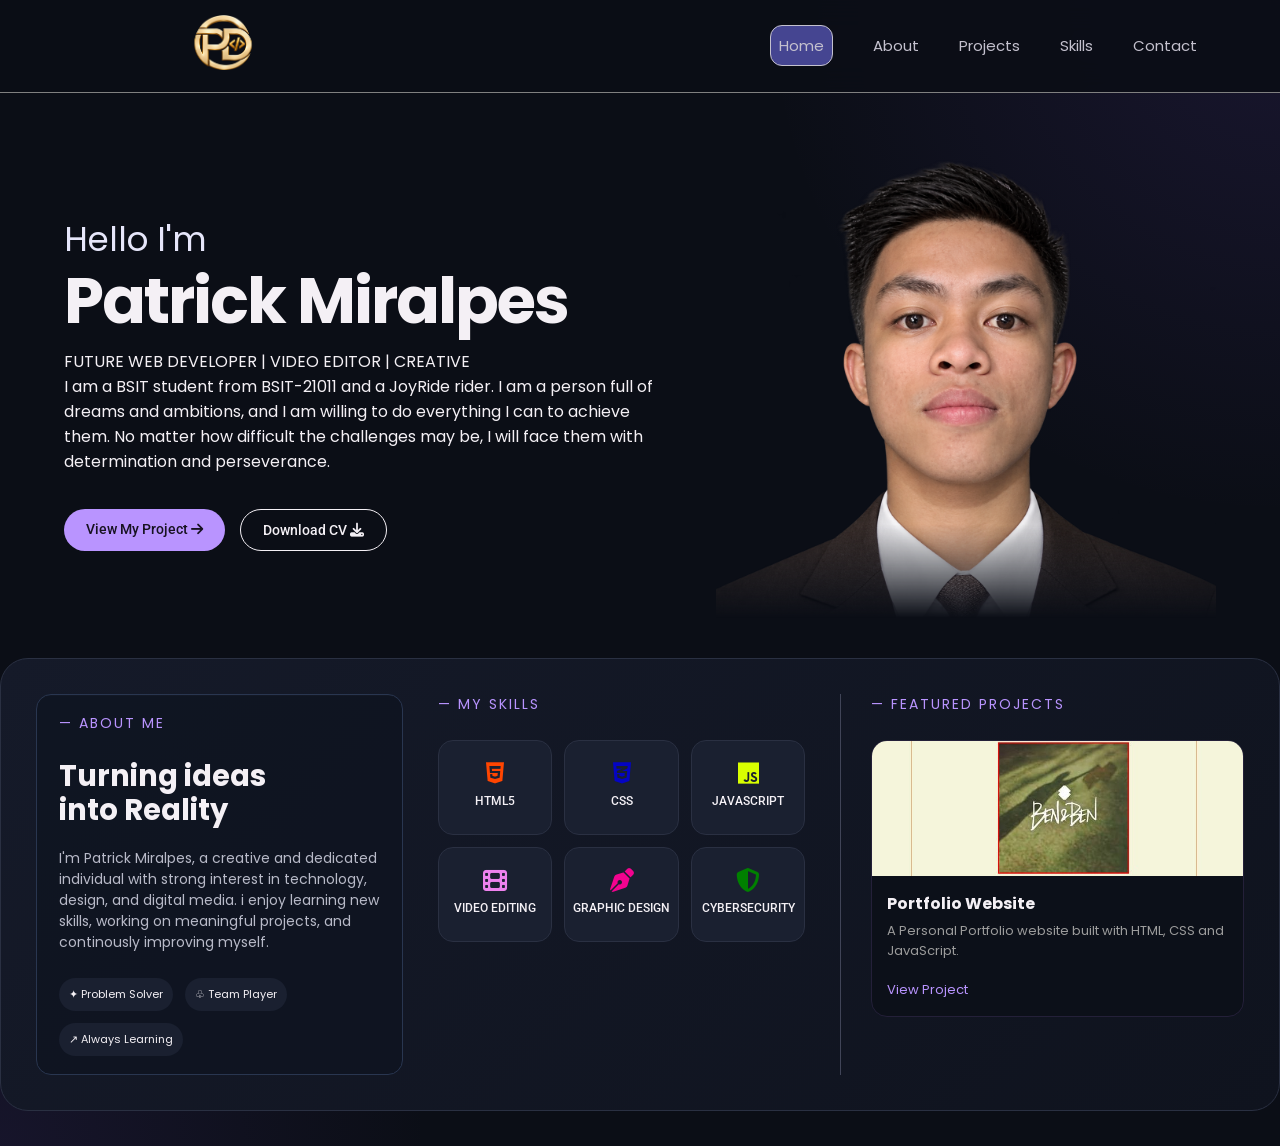
<file: index.html>
<!DOCTYPE html>
<html lang="en">
<head>
    <meta charset="UTF-8">
    <meta name="viewport" content="width=device-width, initial-scale=1.0">
    <link rel="stylesheet" href="style.css">
     <link rel="stylesheet" href="https://cdnjs.cloudflare.com/ajax/libs/font-awesome/6.7.2/css/all.min.css">
     <link href="https://fonts.googleapis.com/css2?family=Poppins:wght@300;400;500;600;700;800&display=swap"

          rel="stylesheet">
          <script src="js.js" defer></script>
    
    <title>My Portfolio</title>
</head>
<body>
    <header class="navs">
        <a href="index.html" class="logo" > 

            <img src="pd.png" alt="logo" >
           
        </a>
        
        <nav class="navii">
            <a href="index.html" class="active" >Home</a>
            <a href="about.html">About</a>
            <a href="project.html">Projects</a>
            <a href="skills.html" >Skills</a>
            <a href="#contact">Contact</a>
        </nav>




    </header>

   
        <section class="home " id="cnt">

            <div class="contxt pop-in">
                <p class="una">Hello I'm</p>
                <h1>Patrick <span> Miralpes </span></h1>
                <p class="rol">
                    FUTURE WEB DEVELOPER <span>|</span>
                    VIDEO EDITOR <span>|</span>
                    CREATIVE 
                </p>
                <div class="sline"></div>
                <p class="txt">
                    I am a BSIT student from BSIT-21011 and a JoyRide rider. I am a person full of dreams and ambitions, and I am willing to do everything I can to achieve them. No matter how difficult the challenges may be, I will face them with determination and perseverance.
                </p>
           

            <div class="vpro">
                <a href="" class="vmp">
                    View My Project 
                     <i class="fa-solid fa-arrow-right"></i>
                </a>
                <a href="" class="cv" download>
                    
                     Download CV 
                     <i class="fa-solid fa-download"></i>
                </a>

            </div>
    </div>

        <div class="mypic pop-in">
            <div class="bg">
                <img src="my pic.png" alt="My Avatar" class="mprf">
                
                
            </div>
        </div>
</section>
        <section class="panel pop-in">
            <div class="card pop-in" id="about">
                <p class="am"> — ABOUT ME</p>
                <h2>Turning ideas <br> into <span>Reality</span></h2>
                <p>
                    I'm Patrick Miralpes, a creative and dedicated individual with strong interest in technology, design, and digital media. i enjoy learning new skills, working on
                    meaningful projects, and continously improving myself.
                </p>
                <div class="qa">
                    <span>✦ Problem Solver</span>
                    <span>♧ Team Player</span>
                    <span>↗ Always Learning</span>
                </div>

                   
                </div>
        <div class="skill pop-in" id="skills">
                <p class="am"> — MY SKILLS</p>
                <div class="grid">
                    <div class="sg"><i class="fa-brands fa-html5"></i><span>HTML5</span></div>
                    <div class="sg "><i class="fa-brands fa-css3-alt"></i><span>CSS</span></div>
                    <div class="sg"><i class="fa-brands fa-js"></i><span>JAVASCRIPT</span></div>
                    <div class="sg"><i class="fa-solid fa-film"></i><span>VIDEO EDITING</span></div>
                    <div class="sg"><i class="fa-solid fa-pen-nib"></i><span>GRAPHIC DESIGN</span></div>
                    <div class="sg"><i class="fa-solid fa-shield-halved"></i><span>CYBERSECURITY</span></div>
                
                </div>
            </div>

            <div class="projc pop-in" id="projcs">
                <p class="am">— FEATURED PROJECTS</p>
                <div class="projlist pop-in">
                    <img src="card2.jpg" alt="My Project">
                    
                    <div class="proin">
                        <h3>Portfolio Website</h3>
                        <p>A Personal Portfolio website built with HTML, CSS and JavaScript.</p>
                        
                        <a href="project.html">View Project</a>
                    </div>

                </div>

            </div>

            
        </section>


<a href="#contact" class="contact-trigger"></a>



<div class="contact-overlay" id="contactPopup">

    <div class="contact-modal">

        <button class="close-contact" id="closeContact"
                aria-label="Close contact window">
            <i class="fa-solid fa-xmark"></i>
        </button>

        <div class="contact-info">

            <p class="konek">
                <span></span> LET'S CONNECT
            </p>

            <h2>
                Let's Make<br>
                Something <span>Great.</span>
            </h2>

            <p class="contact-description">
                Have a project in mind, a question, or just want
                to say hello? I'd love to hear from you.
            </p>

            <div class="contact-details">

                <a href="patrick.miralpes.va@gmail.com" class="contact-detail">
                    <span class="detail-icon">
                        <i class="fa-regular fa-envelope"></i>
                    </span>

                    <span>
                        <small>EMAIL ME</small>
                        <strong>patrick.miralpes.va@gmail.com</strong>
                    </span>
                </a>

                <a href="https://github.com/patrickmiralpesva-png"
                   target="_blank" rel="noopener noreferrer"
                   class="contact-detail">
                    <span class="detail-icon">
                        <i class="fa-brands fa-github"></i>
                    </span>

                    <span>
                        <small>GITHUB</small>
                        <strong>Explore my projects</strong>
                    </span>
                </a>

                <a href="https://www.linkedin.com/"
                   target="_blank" rel="noopener noreferrer"
                   class="contact-detail">
                    <span class="detail-icon">
                        <i class="fa-brands fa-linkedin"></i>
                    </span>

                    <span>
                        <small>INDEED</small>
                        <strong>Let's connect professionally</strong>
                    </span>
                </a>

            </div>

            <div class="contact-socials">
                <span>FOLLOW MY JOURNEY</span>

                <div class="social-links">
                    <a href="https://github.com/patrickmiralpesva-png"
                       target="_blank" rel="noopener noreferrer"
                       aria-label="GitHub">
                        <i class="fa-brands fa-github"></i>
                    </a>

                    <a href="https://www.facebook.com/patmrlps/"
                       target="_blank" rel="noopener noreferrer"
                       aria-label="Facebook">
                        <i class="fa-brands fa-facebook-f"></i>
                    </a>

                    <a href="https://www.instagram.com/i_mnotpat?exln=ZWRxMHQ4djR6aTNq"
                       target="_blank" rel="noopener noreferrer"
                       aria-label="Instagram">
                        <i class="fa-brands fa-instagram"></i>
                    </a>
                </div>
            </div>

            <div class="contact-decoration"></div>

        </div>


    
        <div class="contact-form-section">

            <p class="form-eyebrow">HAVE A PROJECT IN MIND?</p>

            <h3>Send me a message<span>.</span></h3>

            <p class="form-subtitle">
                Fill in the details below and let's talk.
            </p>

            <form id="contactForm">

                <div class="form-row">

                    <div class="form-group">
                        <label for="contactName">Your Name</label>

                        <input type="text" id="contactName"
                               name="name"
                               placeholder="John Doe"
                               autocomplete="name" required>
                    </div>

                    <div class="form-group">
                        <label for="contactEmail">Your Email</label>

                        <input type="email" id="contactEmail"
                               name="email"
                               placeholder="john@example.com"
                               autocomplete="email" required>
                    </div>

                </div>

                <div class="form-group">
                    <label for="contactSubject">Subject</label>

                    <input type="text" id="contactSubject"
                           name="subject"
                           placeholder="Project collaboration"
                           required>
                </div>

                <div class="form-group">
                    <label for="contactMessage">Your Message</label>

                    <textarea id="contactMessage"
                              name="message"
                              rows="4"
                              placeholder="Tell me a little about your idea..."
                              required></textarea>
                </div>

                <button type="submit" class="send-message">
                    <span>Send Message</span>
                    <i class="fa-solid fa-paper-plane"></i>
                </button>

                <p class="form-note">
                    <i class="fa-solid fa-lock"></i>
                    Your message is intended for direct communication.
                </p>

                <p id="formStatus" class="form-status"
                   role="status" aria-live="polite"></p>

            </form>

        </div>

    </div>

</div>



       
        



    
    
    
  
    
    
</body>
</html>
</file>
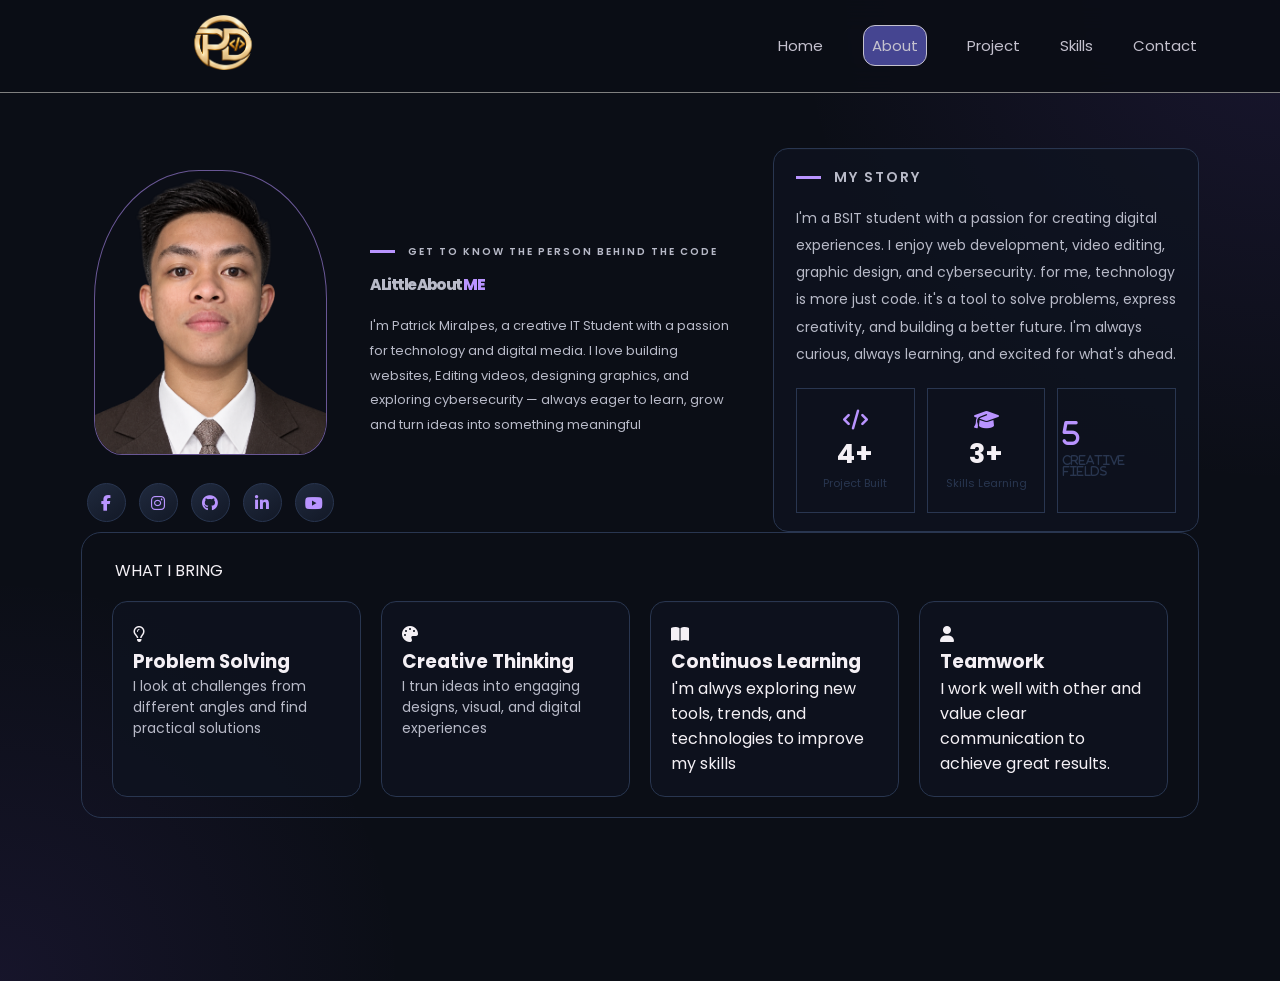
<file: about.html>
<!DOCTYPE html>
<html lang="en">
<head>
    <meta charset="UTF-8">
    <meta name="viewport" content="width=device-width, initial-scale=1.0">
    <link rel="stylesheet" href="style.css">
     <link rel="stylesheet" href="https://cdnjs.cloudflare.com/ajax/libs/font-awesome/6.7.2/css/all.min.css">
     <link href="https://fonts.googleapis.com/css2?family=Poppins:wght@300;400;500;600;700;800&display=swap"
          rel="stylesheet">
          <script src="js.js" defer></script>
    <title>About</title>
</head>

<body class="aboutbody">

    <header class="navs">
        <a href="index.html" class="logo" > 

            <img src="pd.png" alt="logo" >
           
        </a>
        
        <nav class="navii">
            <a href="index.html" >Home</a>
            <a href="about.html" class="active">About</a>
            <a href="project.html" >Project</a>
            <a href="skills.html" >Skills</a>
            <a href="#contact" >Contact</a>
            

        </nav>




    </header>
        <section class="about " id="aboutpg">
        <section class="abtpg">
        <div class="pp pop-in">
            <div class="frame">
                <div class="glow"></div>
                <img src="my pic.png" alt="My Photo" class="image">

            </div>
            <div class="social pop-in">
                <a href="https://facebook.com/" arial-label="Facebook" target="_blank" rel="noopener noreferrer">
                    <i class="fa-brands fa-facebook-f"></i>
                </a>
                <a href="https://Instagram/" arial-label="Instagram" target="_blank" rel="noopener noreferrer">
                    <i class="fa-brands fa-instagram"></i>
                </a>
                 <a href="https://facebook.com/" arial-label="Github" target="_blank" rel="noopener noreferrer">
                     <i class="fa-brands fa-github"></i>
                </a>
                <a href="https://facebook.com/" arial-label="LinkedIn target="_blank" rel="noopener noreferrer">
                     <i class="fa-brands fa-linkedin-in"></i>
                </a>
                <a href="https://facebook.com/" arial-label="YouTube" target="_blank" rel="noopener noreferrer">
                    <i class="fa-brands fa-youtube"></i>
                </a>
            </div>
        </div>

        <div class="text pop-in">
            <p class="first">
                <span></span>
                GET TO KNOW THE PERSON BEHIND THE CODE
            </p>
            <h1>A Little About <span>ME</span></h1>
          
            <p class="des">
                I'm Patrick Miralpes, a creative IT Student with a passion for technology and digital media.
                I love building websites, Editing videos, designing graphics, and exploring cybersecurity  — always eager to learn, grow and turn ideas into something meaningful
            </p>
        </div>

        <div class="card pop-in">
            <p class="ms">
                <span></span>
                MY STORY
            </p>
            <p class="story ">
                I'm a BSIT student with a passion for creating digital experiences. I enjoy web development, video editing, graphic design, and cybersecurity. for me, 
                technology is more just code. it's a tool to solve problems, express creativity, and building a better future.
                I'm always curious, always learning, and excited for what's ahead.
            </p>
            <div class="grid">
                <div class="stat">
                    <i class="fa-solid fa-code"></i>
                    <h2>4+</h2>
                    <p>Project Built</p>
                </div>
                <div class="stat">
                    <i class="fa-solid fa-graduation-cap"></i>
                    <h2>3+</h2>
                    <p>Skills Learning</p>
                </div>
                <div class="stat"> 
                    <i class="fa-solid fa-pallete">
                        <h2>5</h2>
                        <p>Creative Fields</p>
                    </i>
                </div>
            </div>
        </div>
    </section>

    <section class="cardsection pop-in">
        <p class="cardlabel cardtitle">
            <span></span>
            WHAT I BRING
        </p>
        <div class="cardgrid">
            <article class="card pop-in"> 

            <div class="cardicon">
                <i class="fa-regular fa-lightbulb"></i>
            </div>
            <h3>Problem Solving</h3>
            <p> I look at challenges from different angles and find practical solutions </p>
           </article>
           
           <article class="card pop-in">
            <div class="cardicon">
                <i class="fa-solid fa-palette"></i>
            </div>
            <h3>Creative Thinking</h3>
            <p>I trun ideas into engaging designs, visual, and digital experiences</p>

           </article>

           <article class="card pop-in">
            <div class="cardicon">
                <i class="fa-solid fa-book-open"></i>
                <h3>Continuos Learning</h3>

                <p>I'm alwys exploring new tools, trends, and technologies to improve my skills</p>

            </div>
           </article>
            <article class="card pop-in">
            <div class="cardicon">
                <i class="fa-solid fa-user"></i>
                <h3>Teamwork</h3>

                <p>I work well with other and value clear communication to achieve great results.</p>


            </div>
           </article>

        
            
        </div>

        </section>
        <a href="#contact" class="contact-trigger"></a>



<div class="contact-overlay" id="contactPopup">

    <div class="contact-modal">

        <button class="close-contact" id="closeContact"
                aria-label="Close contact window">
            <i class="fa-solid fa-xmark"></i>
        </button>

        <div class="contact-info">

            <p class="konek">
                <span></span> LET'S CONNECT
            </p>

            <h2>
                Let's Make<br>
                Something <span>Great.</span>
            </h2>

            <p class="contact-description">
                Have a project in mind, a question, or just want
                to say hello? I'd love to hear from you.
            </p>

            <div class="contact-details">

                <a href="patrick.miralpes.va@gmail.com" class="contact-detail">
                    <span class="detail-icon">
                        <i class="fa-regular fa-envelope"></i>
                    </span>

                    <span>
                        <small>EMAIL ME</small>
                        <strong>patrick.miralpes.va@gmail.com</strong>
                    </span>
                </a>

                <a href="https://github.com/patrickmiralpesva-png"
                   target="_blank" rel="noopener noreferrer"
                   class="contact-detail">
                    <span class="detail-icon">
                        <i class="fa-brands fa-github"></i>
                    </span>

                    <span>
                        <small>GITHUB</small>
                        <strong>Explore my projects</strong>
                    </span>
                </a>

                <a href="https://www.linkedin.com/"
                   target="_blank" rel="noopener noreferrer"
                   class="contact-detail">
                    <span class="detail-icon">
                        <i class="fa-brands fa-linkedin"></i>
                    </span>

                    <span>
                        <small>INDEED</small>
                        <strong>Let's connect professionally</strong>
                    </span>
                </a>

            </div>

            <div class="contact-socials">
                <span>FOLLOW MY JOURNEY</span>

                <div class="social-links">
                    <a href="https://github.com/patrickmiralpesva-png"
                       target="_blank" rel="noopener noreferrer"
                       aria-label="GitHub">
                        <i class="fa-brands fa-github"></i>
                    </a>

                    <a href="https://www.facebook.com/patmrlps/"
                       target="_blank" rel="noopener noreferrer"
                       aria-label="Facebook">
                        <i class="fa-brands fa-facebook-f"></i>
                    </a>

                    <a href="https://www.instagram.com/i_mnotpat?exln=ZWRxMHQ4djR6aTNq"
                       target="_blank" rel="noopener noreferrer"
                       aria-label="Instagram">
                        <i class="fa-brands fa-instagram"></i>
                    </a>
                </div>
            </div>

            <div class="contact-decoration"></div>

        </div>


    
        <div class="contact-form-section">

            <p class="form-eyebrow">HAVE A PROJECT IN MIND?</p>

            <h3>Send me a message<span>.</span></h3>

            <p class="form-subtitle">
                Fill in the details below and let's talk.
            </p>

            <form id="contactForm">

                <div class="form-row">

                    <div class="form-group">
                        <label for="contactName">Your Name</label>

                        <input type="text" id="contactName"
                               name="name"
                               placeholder="John Doe"
                               autocomplete="name" required>
                    </div>

                    <div class="form-group">
                        <label for="contactEmail">Your Email</label>

                        <input type="email" id="contactEmail"
                               name="email"
                               placeholder="john@example.com"
                               autocomplete="email" required>
                    </div>

                </div>

                <div class="form-group">
                    <label for="contactSubject">Subject</label>

                    <input type="text" id="contactSubject"
                           name="subject"
                           placeholder="Project collaboration"
                           required>
                </div>

                <div class="form-group">
                    <label for="contactMessage">Your Message</label>

                    <textarea id="contactMessage"
                              name="message"
                              rows="4"
                              placeholder="Tell me a little about your idea..."
                              required></textarea>
                </div>

                <button type="submit" class="send-message">
                    <span>Send Message</span>
                    <i class="fa-solid fa-paper-plane"></i>
                </button>

                <p class="form-note">
                    <i class="fa-solid fa-lock"></i>
                    Your message is intended for direct communication.
                </p>

                <p id="formStatus" class="form-status"
                   role="status" aria-live="polite"></p>

            </form>

        </div>

    </div>

</div>

        

   
</body>
</html>
</file>
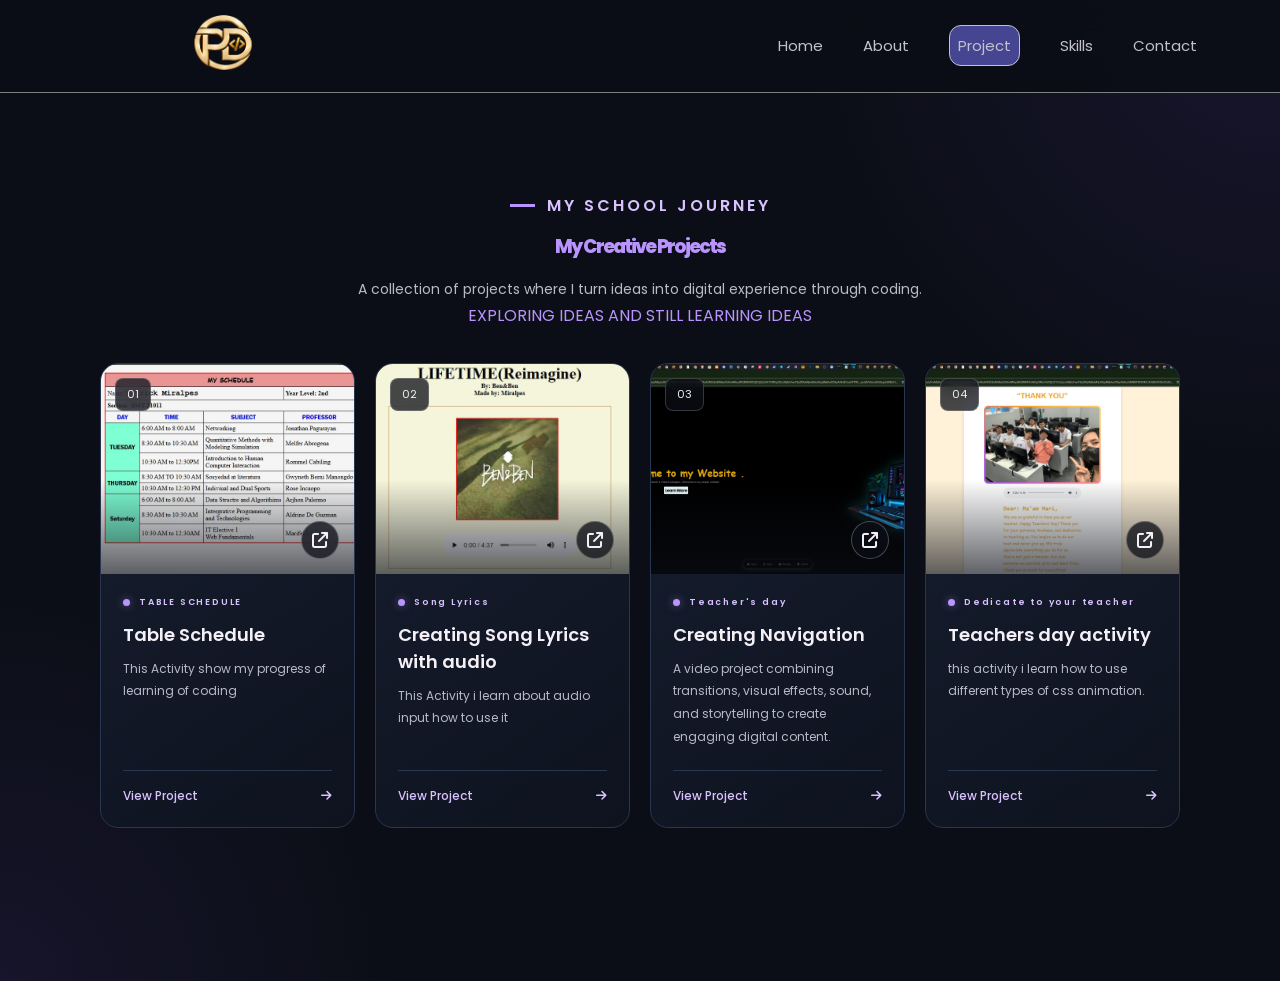
<file: project.html>
<!DOCTYPE html>
<html lang="en">
<head>
    <meta charset="UTF-8">
    <meta name="viewport" content="width=device-width, initial-scale=1.0">
     <link rel="stylesheet" href="style.css">
     <link rel="stylesheet" href="https://cdnjs.cloudflare.com/ajax/libs/font-awesome/6.7.2/css/all.min.css">
     <link href="https://fonts.googleapis.com/css2?family=Poppins:wght@300;400;500;600;700;800&display=swap"
          rel="stylesheet">
          <script src="js.js" defer></script>
    
    <title>Project</title>
</head>
<body>
     <header class="navs">
        <a href="index.html" class="logo" > 

            <img src="pd.png" alt="logo" >
           
        </a>
        
        <nav class="navii">
            <a href="index.html" >Home</a>
            <a href="about.html" >About</a>
            <a href="#projectpg" class="active" >Project</a>
            <a href="skills.html" >Skills</a>
            <a href="#contact" >Contact</a>
            

        </nav>




    </header>

    

  <section class="project ">

    <section class="projcnt pop-in">
        <p class="myproj pop-in" >
            <span></span>
            MY SCHOOL JOURNEY
        </p>
        <h1> My Creative <span>Projects</span></h1>
        
        <p class="projdes">
            A collection of projects where I turn ideas into digital experience through coding.
        </p>

       <div class="procount">
        <span class="cdot"> EXPLORING IDEAS AND STILL LEARNING IDEAS</span>
       </div>
    </section>

  
   <section class="projgrid pop-in">


     
            <article class="projcard " data-category="Table">

                <div class="projimg">

                    <img src="Schedule table.jpg" alt="Personal portfolio website preview">

                    <span class="projno">01</span>

                    <a href="YOUR_PROJECT_LINK"  class="imglink" target="_blank" rel="noopener noreferrer" aria-label="View">
                        <i class="fa-solid fa-arrow-up-right-from-square"></i>
                    </a>

                </div>

                <div class="projcon">

                    <div class="projcat">
                        <span></span>
                        TABLE SCHEDULE
                    </div>

                    <h2>Table Schedule</h2>

                    <p> This Activity show my progress of learning of coding</p>

                   

                    <a href="YOUR_PROJECT_LINK"  class="view" target="_blank" rel="noopener noreferrer"> View Project <i class="fa-solid fa-arrow-right"></i>
                    </a>

                </div>

            </article>


        
            <article class="projcard " data-category="Song Lyrics">

                <div class="projimg">

                    <img src="card2.jpg" alt="Activity Song Lyrics">

                    <span class="projno">02</span>

                    <a href="card2.jpg" class="imglink"  target="_blank" rel="noopener noreferrer" aria-label="View Graphic Design">
                        <i class="fa-solid fa-arrow-up-right-from-square"></i>
                    </a>

                </div>

                <div class="projcon">

                    <div class="projcat">
                        <span></span>
                        Song Lyrics
                    </div>

                    <h2>Creating Song Lyrics with audio</h2>

                    <p> This Activity i learn about audio input how to use it </p>

                    <a href="https://patrickmiralpesva-png.github.io/lifetime/" class="view" target="_blank" rel="noopener noreferrer"> View Project<i class="fa-solid fa-arrow-right"></i> </a>

                </div>

            </article>


  
            <article class="projcard " data-category="Navigation">

                <div class="projimg">

                    <img src="card3.jpg"  alt="Simple Navigation">

                    <span class="projno">
                        03</span>

                    <a href="card3.jpg" class="imglink" target="_blank" rel="noopener noreferrer" aria-label="Navigation">
                        <i class="fa-solid fa-arrow-up-right-from-square"></i>
                    </a>

                </div>

                <div class="projcon">

                    <div class="projcat">
                        <span></span>
                        Teacher's day
                    </div>

                    <h2>Creating Navigation</h2>

                    <p>
                        A video project combining transitions,
                        visual effects, sound, and storytelling
                        to create engaging digital content.
                    </p>

                   

                    <a href="https://patrickprog-boop.github.io/Myportfolio/?fbclid=IwY2xjawVGuvJleHRuA2FlbQIxMABwZG9mAWJyaWQRMUR0UjlSQjQzUnR1OW5pZllzcnRjBmFwcF9pZBAyMjIwMzkxNzg4MjAwODkyAAEe8OusdT7fXh__joc6bYViensGDsluqeEU0BoFL5hQ_23Q5WBEQjctaGbfRkQ_aem_DcTPvRU5KLQHnQOymAPssQ"
                       class="view" target="_blank" rel="noopener noreferrer"> View Project <i class="fa-solid fa-arrow-right"></i>
                    </a>

                </div>

            </article>


        
            <article class="projcard" data-category="Teacher's Day">

                <div class="projimg">

                    <img src="card4.jpg" alt="Activity during Teachers day">

                    <span class="projno">04</span>

                    <a href="card4.jpg"class="imglink" target="_blank" rel="noopener noreferrer"aria-label="View Teacher's day act">
                       <i class="fa-solid fa-arrow-up-right-from-square"></i>
                    </a>

                </div>

                <div class="projcon">

                    <div class="projcat">
                        <span></span>
                        Dedicate to your teacher
                    </div>

                    <h2>Teachers day activity</h2>

                    <p>
                     this activity i learn how to use different  types of css animation. 
                    </p>

                   

                    <a href="https://patrickprog-boop.github.io/ForMyTeacher/?fbclid=IwY2xjawVGtURleHRuA2FlbQIxMABwZG9mAWJyaWQRMW1nWHpZWmJHZGljU21OcGpzcnRjBmFwcF9pZBAyMjIwMzkxNzg4MjAwODkyAAEecGMNlMTB3NKK_XHtdficPGfJeZUsKzbyo_RJYjZWwGau_LpoSqOd56ieDB0_aem_-8SH6rrRs5CnC1-l3nNd2A"
                       class="view" target="_blank" rel="noopener noreferrer">  View Project <i class="fa-solid fa-arrow-right"></i> </a>

                </div>

            </article>

 </section>

 <a href="#contact" class="contact-trigger"></a>



<div class="contact-overlay" id="contactPopup">

    <div class="contact-modal">

        <button class="close-contact" id="closeContact"
                aria-label="Close contact window">
            <i class="fa-solid fa-xmark"></i>
        </button>

        <div class="contact-info">

            <p class="konek">
                <span></span> LET'S CONNECT
            </p>

            <h2>
                Let's Make<br>
                Something <span>Great.</span>
            </h2>

            <p class="contact-description">
                Have a project in mind, a question, or just want
                to say hello? I'd love to hear from you.
            </p>

            <div class="contact-details">

                <a href="patrick.miralpes.va@gmail.com" class="contact-detail">
                    <span class="detail-icon">
                        <i class="fa-regular fa-envelope"></i>
                    </span>

                    <span>
                        <small>EMAIL ME</small>
                        <strong>patrick.miralpes.va@gmail.com</strong>
                    </span>
                </a>

                <a href="https://github.com/patrickmiralpesva-png"
                   target="_blank" rel="noopener noreferrer"
                   class="contact-detail">
                    <span class="detail-icon">
                        <i class="fa-brands fa-github"></i>
                    </span>

                    <span>
                        <small>GITHUB</small>
                        <strong>Explore my projects</strong>
                    </span>
                </a>

                <a href="https://www.linkedin.com/"
                   target="_blank" rel="noopener noreferrer"
                   class="contact-detail">
                    <span class="detail-icon">
                        <i class="fa-brands fa-linkedin"></i>
                    </span>

                    <span>
                        <small>INDEED</small>
                        <strong>Let's connect professionally</strong>
                    </span>
                </a>

            </div>

            <div class="contact-socials">
                <span>FOLLOW MY JOURNEY</span>

                <div class="social-links">
                    <a href="https://github.com/patrickmiralpesva-png"
                       target="_blank" rel="noopener noreferrer"
                       aria-label="GitHub">
                        <i class="fa-brands fa-github"></i>
                    </a>

                    <a href="https://www.facebook.com/patmrlps/"
                       target="_blank" rel="noopener noreferrer"
                       aria-label="Facebook">
                        <i class="fa-brands fa-facebook-f"></i>
                    </a>

                    <a href="https://www.instagram.com/i_mnotpat?exln=ZWRxMHQ4djR6aTNq"
                       target="_blank" rel="noopener noreferrer"
                       aria-label="Instagram">
                        <i class="fa-brands fa-instagram"></i>
                    </a>
                </div>
            </div>

            <div class="contact-decoration"></div>

        </div>


    
        <div class="contact-form-section">

            <p class="form-eyebrow">HAVE A PROJECT IN MIND?</p>

            <h3>Send me a message<span>.</span></h3>

            <p class="form-subtitle">
                Fill in the details below and let's talk.
            </p>

            <form id="contactForm">

                <div class="form-row">

                    <div class="form-group">
                        <label for="contactName">Your Name</label>

                        <input type="text" id="contactName"
                               name="name"
                               placeholder="John Doe"
                               autocomplete="name" required>
                    </div>

                    <div class="form-group">
                        <label for="contactEmail">Your Email</label>

                        <input type="email" id="contactEmail"
                               name="email"
                               placeholder="john@example.com"
                               autocomplete="email" required>
                    </div>

                </div>

                <div class="form-group">
                    <label for="contactSubject">Subject</label>

                    <input type="text" id="contactSubject"
                           name="subject"
                           placeholder="Project collaboration"
                           required>
                </div>

                <div class="form-group">
                    <label for="contactMessage">Your Message</label>

                    <textarea id="contactMessage"
                              name="message"
                              rows="4"
                              placeholder="Tell me a little about your idea..."
                              required></textarea>
                </div>

                <button type="submit" class="send-message">
                    <span>Send Message</span>
                    <i class="fa-solid fa-paper-plane"></i>
                </button>

                <p class="form-note">
                    <i class="fa-solid fa-lock"></i>
                    Your message is intended for direct communication.
                </p>

                <p id="formStatus" class="form-status"
                   role="status" aria-live="polite"></p>

            </form>

        </div>

    </div>

</div>

   

      
</body>
</html>
</file>
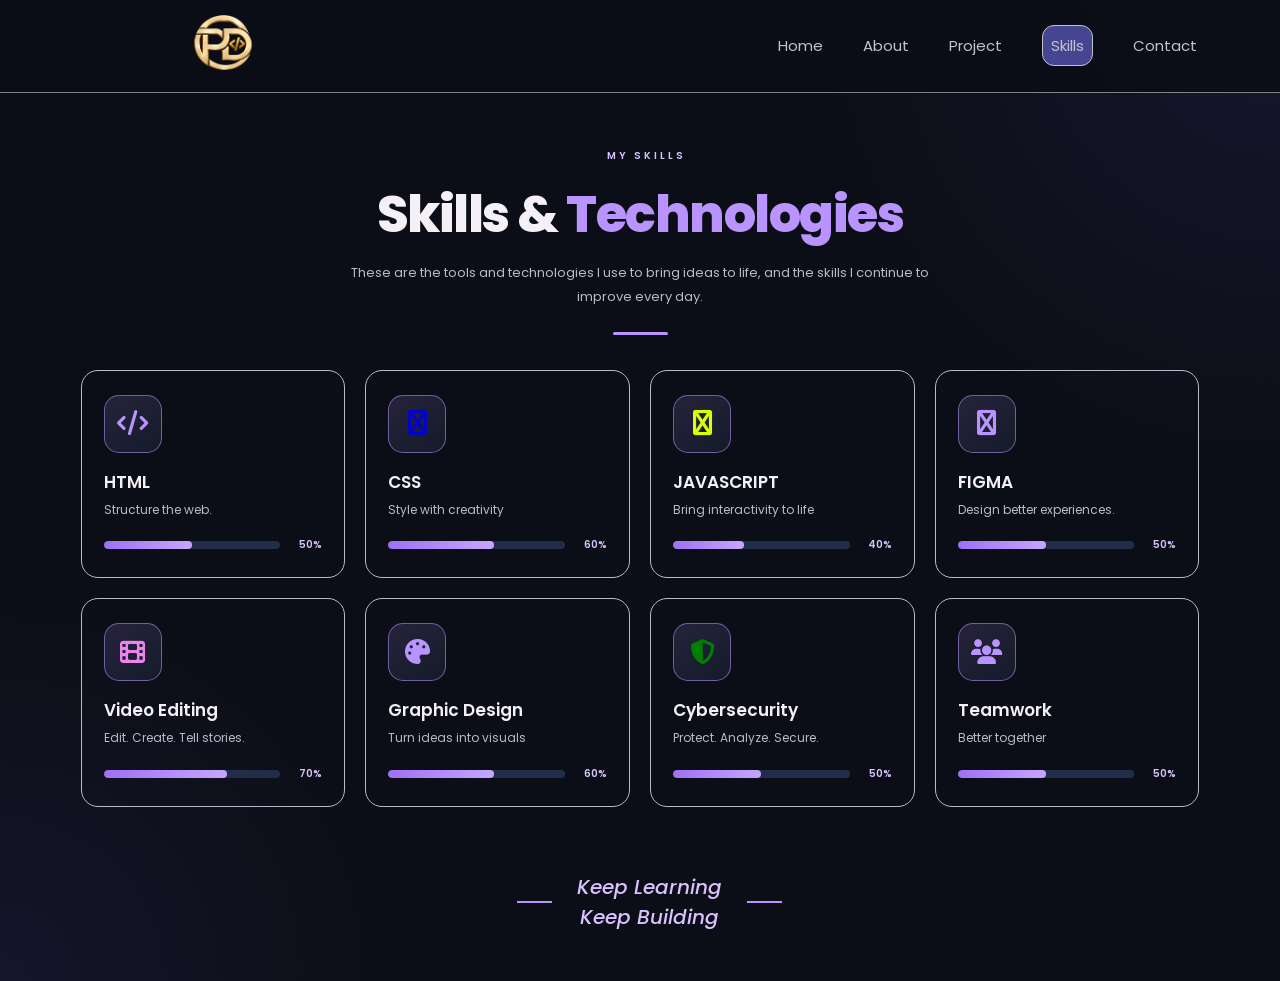
<file: skills.html>
<!DOCTYPE html>
<html lang="en">
<head>
    <meta charset="UTF-8">
    <meta name="viewport" content="width=device-width, initial-scale=1.0">
     <link rel="stylesheet" href="style.css">
     <link rel="stylesheet" href="https://cdnjs.cloudflare.com/ajax/libs/font-awesome/6.7.2/css/all.min.css">
     <link href="https://fonts.googleapis.com/css2?family=Poppins:wght@300;400;500;600;700;800&display=swap"
          rel="stylesheet">
          <script src="js.js" defer></script>
    <title>Skills</title>
</head>
<body>

      <header class="navs">
        
        <a href="index.html" class="logo" > 

            <img src="pd.png" alt="logo" >
           
        </a>
        
        <nav class="navii">
            <a href="index.html" >Home</a>
            <a href="about.html" >About</a>
            <a href="project.html" >Project</a>
            <a href="skill.html" class="active" >Skills</a>
            <a href="#contact" >Contact</a>
            

        </nav>




    </header>

    <main class="scntr">

        <section class="skhead">
            <p class="mskill">
                <span></span>
                MY SKILLS
            </p>
            <h1>Skills & <span>Technologies</span></h1>
            <p class="skdes">
                These are the tools and technologies I use to bring ideas to life, and the skills I continue to improve every day.
            </p>
            <div class="hline"></div>
        </section>

        <section class="skgrid">
            <article class="skcard">
                <div class="skicon">
                    <i class="fa-solid fa-code"></i>

                </div>
                <h2>HTML</h2>
                <p>Structure the web.</p>
                <div class="sklvl">
                    <div class="prog">
                        <span style="--level:50%"></span>

                    </div>
                    <span class="per">50%</span>

                </div>
            </article>

             <article class="skcard">
                <div class="skicon">
                    <i class="fa-solid fa-css3-alt"></i>

                </div>
                <h2>CSS</h2>
                <p>Style with creativity</p>
                <div class="sklvl">
                    <div class="prog">
                        <span style="--level:60%"></span>

                    </div>
                    <span class="per">60%</span>

                </div>
            </article>

             <article class="skcard">
                <div class="skicon">
                    <i class="fa-solid fa-js"></i>

                </div>
                <h2>JAVASCRIPT</h2>
                <p>Bring interactivity to life</p>
                <div class="sklvl">
                    <div class="prog">
                        <span style="--level:40%"></span>

                    </div>
                    <span class="per">40%</span>

                </div>
            </article>

             <article class="skcard">
                <div class="skicon">
                    <i class="fa-solid fa-figma"></i>

                </div>
                <h2>FIGMA</h2>
                <p>Design better experiences.</p>
                <div class="sklvl">
                    <div class="prog">
                        <span style="--level:50%"></span>

                    </div>
                    <span class="per">50%</span>

                </div>
            </article>

             <article class="skcard">
                <div class="skicon">
                    <i class="fa-solid fa-film"></i>

                </div>
                <h2>Video Editing</h2>
                <p>Edit. Create. Tell stories.</p>
                <div class="sklvl">
                    <div class="prog">
                        <span style="--level:70%"></span>

                    </div>
                    <span class="per">70%</span>

                </div>
            </article>

             <article class="skcard">
                <div class="skicon">
                    <i class="fa-solid fa-palette"></i>

                </div>
                <h2>Graphic Design</h2>
                <p>Turn ideas into visuals</p>
                <div class="sklvl">
                    <div class="prog">
                        <span style="--level:60%"></span>

                    </div>
                    <span class="per">60%</span>

                </div>
            </article>

             <article class="skcard">
                <div class="skicon">
                    <i class="fa-solid fa-shield-halved"></i>

                </div>
                <h2>Cybersecurity</h2>
                <p>Protect. Analyze. Secure.</p>
                <div class="sklvl">
                    <div class="prog">
                        <span style="--level:50%"></span>

                    </div>
                    <span class="per">50%</span>

                </div>
            </article>

             <article class="skcard">
                <div class="skicon">
                    <i class="fa-solid fa-users"></i>

                </div>
                <h2>Teamwork</h2>
                <p>Better together</p>
                <div class="sklvl">
                    <div class="prog">
                        <span style=" --level:50% "></span>

                    </div>
                    <span class="per">50%</span>

                </div>
            </article>

  <section class="skqot">
            <span></span>
            <p>Keep Learning <br> Keep Building</p>

            <Span></Span>

        </section>

        </section>


      

    </main>
<a href="#contact" class="contact-trigger"></a>



<div class="contact-overlay" id="contactPopup">

    <div class="contact-modal">

        <button class="close-contact" id="closeContact"
                aria-label="Close contact window">
            <i class="fa-solid fa-xmark"></i>
        </button>

        <div class="contact-info">

            <p class="konek">
                <span></span> LET'S CONNECT
            </p>

            <h2>
                Let's Make<br>
                Something <span>Great.</span>
            </h2>

            <p class="contact-description">
                Have a project in mind, a question, or just want
                to say hello? I'd love to hear from you.
            </p>

            <div class="contact-details">

                <a href="patrick.miralpes.va@gmail.com" class="contact-detail">
                    <span class="detail-icon">
                        <i class="fa-regular fa-envelope"></i>
                    </span>

                    <span>
                        <small>EMAIL ME</small>
                        <strong>patrick.miralpes.va@gmail.com</strong>
                    </span>
                </a>

                <a href="https://github.com/patrickmiralpesva-png"
                   target="_blank" rel="noopener noreferrer"
                   class="contact-detail">
                    <span class="detail-icon">
                        <i class="fa-brands fa-github"></i>
                    </span>

                    <span>
                        <small>GITHUB</small>
                        <strong>Explore my projects</strong>
                    </span>
                </a>

                <a href="https://www.linkedin.com/"
                   target="_blank" rel="noopener noreferrer"
                   class="contact-detail">
                    <span class="detail-icon">
                        <i class="fa-brands fa-linkedin"></i>
                    </span>

                    <span>
                        <small>INDEED</small>
                        <strong>Let's connect professionally</strong>
                    </span>
                </a>

            </div>

            <div class="contact-socials">
                <span>FOLLOW MY JOURNEY</span>

                <div class="social-links">
                    <a href="https://github.com/patrickmiralpesva-png"
                       target="_blank" rel="noopener noreferrer"
                       aria-label="GitHub">
                        <i class="fa-brands fa-github"></i>
                    </a>

                    <a href="https://www.facebook.com/patmrlps/"
                       target="_blank" rel="noopener noreferrer"
                       aria-label="Facebook">
                        <i class="fa-brands fa-facebook-f"></i>
                    </a>

                    <a href="https://www.instagram.com/i_mnotpat?exln=ZWRxMHQ4djR6aTNq"
                       target="_blank" rel="noopener noreferrer"
                       aria-label="Instagram">
                        <i class="fa-brands fa-instagram"></i>
                    </a>
                </div>
            </div>

            <div class="contact-decoration"></div>

        </div>


    
        <div class="contact-form-section">

            <p class="form-eyebrow">HAVE A PROJECT IN MIND?</p>

            <h3>Send me a message<span>.</span></h3>

            <p class="form-subtitle">
                Fill in the details below and let's talk.
            </p>

            <form id="contactForm">

                <div class="form-row">

                    <div class="form-group">
                        <label for="contactName">Your Name</label>

                        <input type="text" id="contactName"
                               name="name"
                               placeholder="John Doe"
                               autocomplete="name" required>
                    </div>

                    <div class="form-group">
                        <label for="contactEmail">Your Email</label>

                        <input type="email" id="contactEmail"
                               name="email"
                               placeholder="john@example.com"
                               autocomplete="email" required>
                    </div>

                </div>

                <div class="form-group">
                    <label for="contactSubject">Subject</label>

                    <input type="text" id="contactSubject"
                           name="subject"
                           placeholder="Project collaboration"
                           required>
                </div>

                <div class="form-group">
                    <label for="contactMessage">Your Message</label>

                    <textarea id="contactMessage"
                              name="message"
                              rows="4"
                              placeholder="Tell me a little about your idea..."
                              required></textarea>
                </div>

                <button type="submit" class="send-message">
                    <span>Send Message</span>
                    <i class="fa-solid fa-paper-plane"></i>
                </button>

                <p class="form-note">
                    <i class="fa-solid fa-lock"></i>
                    Your message is intended for direct communication.
                </p>

                <p id="formStatus" class="form-status"
                   role="status" aria-live="polite"></p>

            </form>

        </div>

    </div>

</div>
    
   
  
</footer>
</body>
</html>
</file>
<file: style.css>
*{
    margin: 0;
    padding: 0;
    box-sizing: border-box;
    scroll-behavior: smooth;
}


body {
    font-family: 'Poppins', sans-serif;
    color: #F4F0F5;
    min-height: 109vh;
    background:radial-gradient(circle at 100% 0%,rgba(124, 79, 224, 0.12),
    transparent 30%),radial-gradient( circle at 0% 100%,rgba(124, 79, 224, 0.10),transparent 25%),#0b0e16;
}

a {
    color: inherit;
    text-decoration: none;
}



@font-face {
     font-family: 'Poppins';
  src: url(Poppins/Poppins-SemiBold.ttf)format('truetype');
   
  font-weight: 700;
  font-style: normal;
}
@font-face {
     font-family: 'Reboto';
  src: url(Roboto-Medium.ttf)format('truetype');
   
  font-weight: 700;
  font-style: normal;
}




.navs{
    width: 100%;
    min-height:75px;
    padding: 15px 6.5%;
    display: flex;
    justify-content: space-between;
    align-items: center;
    gap:25px;
    border-bottom:1px solid gray;
    background:rgba(11, 14, 22, 0.92);
    position: sticky;
    top:0;
    z-index: 100;
    backdrop-filter:blur(15px);
}
.logo img{

    width: 100px;
    margin-left:90px;
    
 
}
.navii{
    display:flex;
    gap:40px;
    align-items: center;

}
.navii a{
    color: #c4c1ce;
    text-decoration: none;
    font-size:15px;
    transition: 0.3s;
    font-family: Poppins;

}

.navii a:hover, .navii .active{
    background:rgb(69, 69, 145);
    border:1px solid ;
    padding: 8px;
    border-radius: 12px;
}






.home{
    max-width: 1450px;
    min-height: 400px;
    margin:auto;
    padding:55px 7% 40px;
    display:grid;
    grid-template-columns: 1.1fr 0.9fr;
    align-items: center;
    gap:40px;

}
.una{
    font-size:34px;
    color:lavender; 
}
.home h1{
    font-size:clamp(40px, 5vw, 68px);
    line-height: 1.12;
    letter-spacing: -2px;
    margin-bottom:12px;
}

.vpro{
    display: flex;
    gap:15px;
    flex-wrap: wrap;
    margin-top:35px;
}

.vmp, .cv{
    display: inline-block;
    padding: 12px 22px;
    border-radius: 30px;
    text-decoration: none;
    font-size:14px;
    transition: 0.3s;
    font-family: Reboto;
}
.vmp{
    background:#b994ff;
    color:#171221;

}
.vmp:hover{
    transform:translateY(-3px);
    box-shadow: 0 8px 25px #b994ff30;
}
.cv{
    border: 1px solid #F4F0F5;
    color:#F4F0F5;
}
.mypic .bg img{
    position: relative;
    min-height: 390px;
    display: flex;
    align-items: center;
    justify-content: center;

}


.mprf{
    width: 100%;
    height: 470px;
    object-fit: cover;
    object-position: center top;
    position: relative;
    z-index: 1;
     -webkit-mask-image: linear-gradient(to bottom, black 80%, transparent 100%);
    mask-image: linear-gradient(to bottom, black 80%, transparent 100%);

    
}

.panel{
    max-width: 1440px;
    margin: 0 auto 35px;
    padding:35px;
    display: grid;
    grid-template-columns: 1fr 1fr 1.1fr;
    gap:35px;
    background: linear-gradient(135deg, #151a29, #0f131e);
    border:1px solid #2A3042;
    border-radius: 28px;
}

.am{
    color:#b994ff;
    font-size:14px;
    letter-spacing: 2px;
    margin-bottom:25px;

}
.card h2{
    font-size:29px;
    line-height: 1.2;
    margin-bottom: 20px;
}
.card > p:not(.am){
    color:#B8BAC8;
    font-size:14px;
}
.qa{
    display: flex;
    flex-wrap:wrap;
    gap:12px;
    margin-top:25px;
}

.qa span{
    font-size:11px;
    color: #F4F0F5;
    background: #1A2030;
    padding: 8px 10px;
    border-radius: 20px;

}
.grid{
    display: grid;
    grid-template-columns: repeat(3, minmax(0, 1fr));
    gap:12px;
    margin-top:20px;
}
.sg{
    min-height: 95px;
    background: #1A2030;
    border:1px solid #2A3042;
    border-radius: 15px;
    display:flex;
    flex-direction: column;
    align-items: center;
    gap:8px;
    font-size:24px;
    transition: 0.3s;
    padding-top:20px;

}
#skills span{
    font-size:12px;
    color:#F4F0F5;
    text-align: center;
    font-family: Reboto;
    line-height: 1.4;
    cursor: pointer;

}
.sg:hover{
    transform: translateY(-5px);
    border-color:#b994ff;
    background:#242039;
}
.fa-html5{
    color:orangered;
}
.fa-css3-alt{
    color:rgb(4, 4, 196);
}
.fa-js{
    color:#d9ff00;
}
.fa-film{
    color:violet;
}
.fa-pen-nib{
    color:rgb(243, 3, 143);
}
.fa-shield-halved{
    color:green;
}
.projc{
    border-left:1px solid #404457;
    padding-left:30px;

}
.projlist{
    overflow:hidden;
    border:1px solid #242039;
    border-radius: 16px;
    background: #0c1019;

}
.projlist img{
    width:100%;
    height: 135px;
    object-fit: cover;
    display: block;

}
.proin{
    padding:15px;

}
.proin h3{
    font-size:16px;

}
.proin p{
    font-size:13px;
    color:#9c9c9c;
    margin:5px 0 15px;
}
.proin a{
    color:#b994ff;
    text-decoration: none;
    font-size:13px;
}


.pop-in {
    opacity: 0;
    animation: popIn 0.7s ease-out forwards;
}


.pop-in:nth-child(1) {
    animation-delay: 0.2s;
}

.pop-in:nth-child(2) {
    animation-delay: 0.5s;
}

.pop-in:nth-child(3) {
    animation-delay: 0.8s;
}

.pop-in:nth-child(4) {
    animation-delay: 1.1s;
}
.pop-in:nth-child(5) {
    animation-delay: 1.5s;
}

.pop-in:nth-child(6) {
    animation-delay: 1.7s;

}
.pop-in:nth-child(7) {
    animation-delay: 1.9s;
    
}
.pop-in:nth-child(8) {
    animation-delay: 2.1s;
    
}
.pop-in:nth-child(9) {
    animation-delay: 2.3s;
    
}
.pop-in:nth-child(10) {
    animation-delay: 2.5s;
    
}
.pop-in:nth-child(11) {
    animation-delay:2.7s;
    
}.pop-in:nth-child(12) {
    animation-delay: 2.9s;
    
}
.pop-in:nth-child(13) {
    animation-delay: 3.1s;
    
}
@keyframes popIn {
    from {
        opacity: 0;
        transform: scale(1) translateY(30px);
    }

    to {
        opacity: 1;
        transform: scale(1) translateY(0);
    }
}

/*ABOUT*/


.about{
    width:100%;
    max-width:1500px;
    margin: 0 auto;
    padding:55px 6.3% 0;
    height: 80vh;
}
.abtpg{
    display:grid;
    grid-template-columns: 0.82fr 1.18fr 1.35fr;
    align-items: center;
    gap:30px;
    margin-bottom: 24px;
}
.pp{
    display:flex;
    flex-direction: column;
    align-items: center;
    width:100%;
}
.frame{
    width:100%;
    Max-width:340px;
    height:310px;
    position: relative;
    display: flex;
    justify-content: center;
    align-items: center;
}
.glow{
    position: absolute;
    width:85%;
    height: 85%;
    background: linear-gardient(135deg, #E9d8ff, #B994FF, #684189);
    border-radius: 48% 48% 18% 18%;
    transform: rotate(-8deg);
    filter: drop-shadow(0 0 25px rgba(185, 148, 255, 0.18));
}
.image{
    position: relative;
    z-index: 1;
    width:90%;
    height: 285px;
    object-fit: cover;
    object-position: center top;
    border-radius: 45% 45% 12% 12%;
    border:1px solid rgba(185, 148, 255, 0.55);
    -webkit-mask-image: linear-gradient(to bottom black 80%, transparent 100%);
    mask-image: linear-gradient(to bottom 80%, black 80%, transparent 100%);
    transition: var(0.3s ease);
}
.frame:hover .image{
    transform:translateY(-5px);
}
 
.social{
    display: flex;
    justify-content: center;
    flex-wrap: wrap;
    gap:13px;
    margin-top:16px;

}
.social i{
    color:#B994FF;
}
.social a{
    width:39px;
    height:39px;
    display: flex;
    justify-content: center;
    align-items: center;
    border-radius: 50%;
    color: var(#F4F0F5);
    background:linear-gradient(145deg, #202A3E, #121826);
    border:1px solid  #293650;
    transition: var(0.3s ease);

}

.social a:hover i{
    color:rgb(250, 250, 255);
    border-color: var(#B994FF);
    transform: translateY(-4px);
    box-shadow: 0 5px 18px rgba(185, 148, 255, 0.12);
}
.text{
    align-items: center;

}
.ms, .first{
    display: flex;
    align-items: center;
    gap:13px;
    color: (#B994FF);
    font-size:10px;
    font-weight: 600;
    letter-spacing: 2px;

}
.first{
    margin-bottom: 15px;

}
.first span, .ms span{
    display: inline-block;
    width:25px;
    height: 3px;
    flex-shrink: 0;
    background: #B994FF;
}

.text h1{
    font-size:clamp (30px, 3.2 vw, 48px);
    font-weight: 800;
    letter-spacing: -1.5px;
    line-height: 1.2;
    margin-bottom: 20px;
}
.text h1 span{
    color:#B994FF;

}
.text{
    font-size:13px;
    line-height: 1.9;
    color:#B8BAC8;
}
.card{
    align-self: stretch;
    padding:26px 28px 22px;
    border:1px solid #293650;
    border-radius: 22px;
    background: linear-gradient(145 rgba(24, 32, 50, 0.9) , rgba(14, 19, 31, 0.95));
    box-shadow: inset 0 1px 0 rgba(255, 255, 255, 0.015);

}
.ms{
    margin-bottom:17px;

}
.story{
    font-size:12px;
    line-height: 1.95;
    color: #B8BAC8;
}
.grid{
    display: grid;
    grid-template-columns: repeat(3, minmax(0, 1fr));
    gap:12px;

}
.stat{
    min-height: 125px;
    padding: 15px 5px;
    display: flex;
    flex-direction: column;
    align-items: center;
    justify-content: center;
    border:1px solid #293650;
    border-radius: rgba(17, 24, 39, 0.75);
    transition: 0.3s ease;

}
.stat:hover{
    border:#B994FF;
    transform: translateY(-4px);
    background: rgba(35, 30, 55, 0.7);

}

.stat i{
    font-size:20px;
    color: #B994FF;
    margin-bottom: 8px;
}
.stat h2{
    font-size:27px;
    line-height: 1.2;
    margin-bottom: 5px;

}

.stat p{
    font-size:11px;
    color:#293650;

}
.cardsection{
    padding:25px 30px 20px;
    border: 1px solid #293650;
    border-radius: 20px;
    background: linear-gradient(145deg rgba(17, 24, 39, 0.86), rgba(11, 15, 25, 0.95));
}
.cardtitle{
    margin-bottom:18px;
    padding-left:3px;

}
.cardgrid {
    display: grid;
    grid-template-columns: repeat(4, minmax(0, 1fr));
    gap: 17px;
    width: 100%;
    align-items: stretch;
}

.cardgrid .card {
    min-width: 0;
    min-height: 190px;
    padding: 20px;
    border: 1px solid #293650;
    border-radius: 15px;
    background: rgba(14, 20, 33, 0.72);
    transition: 0.3s ease;
}
.card{
    min-height: 190px;
    padding:18px 22px;
    border:1px solid #293650;
    border-radius: 15px;
    background: rgba(14, 20, 33, 0.72);
    transition: 0.3s ease;

}
.card:hover{
    transform: translateY(-5px);
    border-color: rgba(185, 148, 255, 0.65);
    background: rgba(26, 31, 48, 0.95);
    box-shadow: 0 8px 25px rgba(0, 0, 0, 0.15);
}
.project{
    width: 100%;
    max-width: 1400px;
    margin: 0 auto;
    padding: 100px;
    min-height: 60vh;

}
.projcnt{
    text-align: center;
    max-width: 750px;
    margin: 0 auto 35px;

}

.myproj{
    display: flex;
    align-items: center;
    justify-content: center;
    gap:12px;
    margin-bottom:18px;
    color:#D9C2FF;;
    font: size 10px;
    font-weight: 600;
    letter-spacing: 3px;
  

}
.myproj span{
    width:25px;
    height: 3px;
    background: #b994ff;
}

.projcnt h1{
    font-size:clamp (35px , 5vw, 58px);
    font-weight: 800;
    line-height: 1.2;
    letter-spacing: -2px;
    margin-bottom:18px;

}
.projcnt{
    color:#B994FF;

}
.projdes{
    max-width:620px;
    margin:0 auto;
    color: #B8BAC8;
    font-size:14px;
    line-height: 1.9;
}

.projcount{
    display: inline-flex;
    align-items: center;
    gap: 10px;

    margin-top: 25px;

    padding: 10px 17px;

    border: 1px solid #293650;

    border-radius: 30px;

    background: rgba(21, 29, 45, 0.65);

    font-size: 10px;

    letter-spacing: 1.5px;

    color: #B8BAC8;
}






.projfilter{
    display: flex;
    justify-content: center;
    align-items: center;

    flex-wrap: wrap;

    gap: 12px;

    margin-bottom: 35px;
}





.projgrid {
    display: grid;
    grid-template-columns: repeat(4, minmax(0, 1fr));
    gap: 20px;
    width: 100%;
    align-items: stretch;

}


.projcard{
    display: flex;
    flex-direction: column;
    height: 100%;
    min-width: 0;

    overflow: hidden;

    border: 1px solid #293650;

    border-radius: 18px;

    background: linear-gradient(
        145deg,
        rgba(24, 32, 50, 0.95),
        rgba(14, 19, 31, 0.98)
    );

    transition:
        transform 0.3s ease,
        border-color 0.3s ease,
        box-shadow 0.3s ease;

    animation: fadeUp 0.5s ease both;
}

.projcard:hover {
    transform: translateY(-7px);

    border-color: rgba(185, 148, 255, 0.7);

    box-shadow: 0 15px 35px rgba(0, 0, 0, 0.25);
}




.projcard.hidden {
    display: none;
}



.projimg {
    width: 100%;

    height: 210px;

    position: relative;

    overflow: hidden;

    background: #151D2D;
}

.projimg::after {
    content: "";

    position: absolute;

    inset: 0;

    background: linear-gradient(
        to top,
        rgba(11, 14, 22, 0.65),
        transparent 45%
    );

    pointer-events: none;
}

.projimg img {
    display: block;

    width: 100%;
    height: 100%;

    object-fit: cover;

    transition: transform 0.5s ease;
}

.projcard:hover .project-image img {
    transform: scale(1.06);
}




.projno{
    position: absolute;

    top: 14px;
    left: 14px;

    z-index: 2;

    padding: 7px 11px;

    border: 1px solid rgba(255, 255, 255, 0.18);

    border-radius: 8px;

    background: rgba(11, 14, 22, 0.75);

    backdrop-filter: blur(10px);

    color: #F4F0F5;

    font-size: 11px;
}



.imglink {
    position: absolute;

    right: 15px;
    bottom: 15px;

    z-index: 2;

    width: 38px;
    height: 38px;

    display: flex;
    justify-content: center;
    align-items: center;

    border: 1px solid rgba(255, 255, 255, 0.25);

    border-radius: 50%;

    background: rgba(11, 14, 22, 0.75);

    backdrop-filter: blur(10px);

    color: #F4F0F5;

    transition: 0.3s ease;
}

.imglink:hover {
    background: #b994ff;

    border-color:#b994ff;

    color: #0b0e16;

    transform: rotate(45deg);
}



.projcon{
   
    padding: 22px;
    display: flex;
    flex-direction: column;
    flex: 1;
}

.projcon > p {
    color: #B8BAC8;
    font-size: 12px;
    line-height: 1.9;
    min-height: 68px;
    margin-bottom: 17px;
}

.projcon .view{
     display: flex;
    align-items: center;
    justify-content: space-between;

    margin-top: auto;
    padding-top: 16px;

    border-top: 1px solid #293650;

    color: #D9C2FF;
    font-size: 12px;
    font-weight: 500;
    text-decoration: none;

    transition: 0.3s ease;
}


.projcat {
    display: flex;
    align-items: center;
    gap: 9px;

    color: #D9C2FF;

    font-size: 9px;

    font-weight: 600;

    letter-spacing: 1.8px;

    margin-bottom: 12px;
}

.projcon span {
    width: 7px;
    height: 7px;

    border-radius: 50%;

    background: #B994FF;

    box-shadow: 0 0 8px rgba(185, 148, 255, 0.5);
}


.projcon h2 {
    font-size: 18px;

    line-height: 1.5;

    font-weight: 600;

    margin-bottom: 10px;
}




.projcon > p {
    color: #B8BAC8;

    font-size: 12px;

    line-height: 1.9;

    min-height: 68px;

    margin-bottom: 17px;
}


.tags {
    display: flex;

    flex-wrap: wrap;

    gap: 8px;

    margin-bottom: 20px;
}

.tags span {
    padding: 6px 10px;

    border: 1px solid #293650;

    border-radius: 7px;

    background: rgba(11, 14, 22, 0.5);

    color: #B8BAC8;

    font-size: 10px;
}




.view{
    display: flex;
    align-items: center;
    justify-content: space-between;

    padding-top: 16px;

    border-top: 1px solid var(--border);

    color: var(--lavender-light);

    font-size: 12px;

    font-weight: 500;

    transition: var(--transition);
}

.view i {
    transition: transform var(0.3s);
}

.view:hover {
    color: (#F4F0F5);
}

.view:hover i {
    transform: translateX(5px);
}

/*skills*/
.scntr{
    max-width: 1400px;
    width: 100%;
    margin: auto;
    padding: 55px 6.3% 25px;
    
}

.skhead{
    text-align: center;
    margin-bottom: 35px;
}
.mskill{
    display: flex;
    justify-content: center;
    align-items: center;
    gap: 12px;
    margin-bottom: 18px;
    color: #D9C2FF;
    font-size: 10px;
    font-weight: 600;
    letter-spacing: 3px;
}
.skhead h1{
    font-size:clamp(32px, 4vw, 52px);
    font-weight: 800;
    line-height: 1.25;
    letter-spacing: -1.5px;
    margin-bottom: 15px;

}
.skhead h1 span{
    color:#B994FF;

}
.skdes{
    max-width:600px;
    margin:0 auto;
    color:#B8BAC8;
    font-size:13px;
    line-height: 1.9;

}
.hline{
    width:55px;
    height: 3px;
    margin:22px auto 0;
    background: #b994ff;
    border-radius: 10px;

}
.skgrid{
    display:grid;
    grid-template-columns: repeat(4, minmax (0, 1fr));
    gap:22px;

}
.skcard{
    min-width: 0;
    padding:24px 22px;
    border: 1px solid #B8BAC8;
    border-radius: 17px;
    background: linear-gardient(145deg, rgba(21, 29, 45, 0.92), rgba(13, 18, 30, 0.96));
    transition: transform 0.3s ease border-color 0.3s ease box-shadow 0.3s ease;

    animation: fadeup 0.6s ease both;
}

.skcard:nth-child(2){
    animation-delay:0.08s;
}

.skcard:nth-child(3) {
    animation-delay: 0.16s;
}

.skcard:nth-child(4) {
    animation-delay: 0.24s;
}

.skcard:nth-child(5) {
    animation-delay: 0.32s;
}

.skcard:nth-child(6) {
    animation-delay: 0.40s;
}

.skcard:nth-child(7) {
    animation-delay: 0.48s;
}

.skcard:nth-child(8) {
    animation-delay: 0.56s;
}

.skcard:hover {
    transform: translateY(-5px);

    border-color: #B994FF;

    box-shadow: 0 12px 30px rgba(0, 0, 0, 0.2);
}

.skicon{
    width: 58px;
    height: 58px;
    display: flex;
    align-items: center;
    justify-content: center;
    margin-bottom: 16px;
    border: 1px solid rgba(185, 148, 255, 0.55);
    border-radius: 15px;
    background: linear-gradient(145deg,rgba(185, 148, 255, 0.16),rgba(21, 29, 45, 0.9));
    color: #B994FF;
    font-size: 25px;
    transition: 0.3s ease;
}

.skcard:hover .skicon{
    color:#F4F0F5;
    background:rgba(185, 148, 255, 0.25);
    transform:scale(1.04);
}
.skcard h2{
    margin-bottom:5px;
    font-size:17px;
    font-weight: 600;

}
.skcard > p {
    margin-bottom: 17px;
    color:#B8BAC8;
    font-size:12px;
    line-height: 1.7;
}

.sklvl{
    display:flex;
    align-items: center;
    gap:12px;
    color:#ff1403;
    
}
.prog{
    flex:1;
    height: 8px;
    overflow:hidden;
    background: #222E49;
    border-radius: 20px;

}
.prog span{
     display: block;
    width: var(--level);
    height: 100%;
    background: linear-gradient(90deg,#9F70F5,#C6A5FF);
    border-radius: 20px;
    animation: fillBar 1.2s ease-out;
    transform-origin: left;
}

.per{
    min-width: 30px;
    color: #D9C2FF;
    font-size: 10px;
    font-weight: 600;
    text-align: right;
}

@keyframes fillBar {
    from {
        width: 0;
    }

    to {
        width: var(--level);
    }
}

.skqot{
    display: flex;
    align-items: center;
    justify-content: center;
    gap: 25px;

    margin: 45px auto 10px;
    margin-right:-165%;

    text-align: center;
}

.skqot > span {
     width: 35px;
    height: 2px;

    background: #B994FF;
}

.skqot p{
    color:#D9C2FF;

    font-size: 20px;
    font-weight: 500;
    font-style: italic;

    line-height: 1.5;
}

.contact-trigger {
    cursor: pointer;
}



.contact-overlay {
    position: fixed;
    inset: 0;
    z-index: 9999;

    display: flex;
    align-items: center;
    justify-content: center;

    padding: 25px;

    background: rgba(3, 5, 12, 0.78);
    backdrop-filter: blur(10px);

    opacity: 0;
    visibility: hidden;
    pointer-events: none;

    transition: opacity 0.35s ease,
                visibility 0.35s ease;
}



.contact-overlay.show {
    opacity: 1;
    visibility: visible;
    pointer-events: auto;
}



.contact-modal {
    position: relative;

    display: grid;
    grid-template-columns: 0.9fr 1.1fr;

    width: 100%;
    max-width: 920px;
    max-height: 90vh;

    overflow-y: auto;

    background: #0B0E16;

    border: 1px solid rgba(185, 148, 255, 0.35);
    border-radius: 22px;

    box-shadow:
        0 0 50px rgba(125, 75, 220, 0.13),
        0 25px 80px rgba(0, 0, 0, 0.5);

    transform: translateY(25px) scale(0.97);

    transition: transform 0.35s ease;
}

.contact-overlay.show .contact-modal {
    transform: translateY(0) scale(1);
}



.close-contact {
    position: absolute;
    top: 16px;
    right: 16px;
    z-index: 10;

    width: 36px;
    height: 36px;

    display: flex;
    align-items: center;
    justify-content: center;

    border: 1px solid #293650;
    border-radius: 50%;

    background: rgba(21, 29, 45, 0.9);
    color: var(--contact-text);

    font-size: 16px;
    cursor: pointer;

    transition: 0.3s ease;
}

.close-contact:hover {
    background: #B994FF;
    color: #0B0E16;
    transform: rotate(90deg);
}



.contact-info {
    position: relative;
    overflow: hidden;

    padding: 42px 30px;

    display: flex;
    flex-direction: column;

    background:
        radial-gradient(
            circle at 0% 100%,
            rgba(124, 79, 224, 0.23),
            transparent 45%
        ),
        linear-gradient(
            145deg,
            #141B2B,
            #0D111D
        );

    border-right: 1px solid #293650;
}

.konek {
    display: flex;
    align-items: center;
    gap: 10px;

    color: #D9C2FF;

    font-size: 9px;
    font-weight: 600;
    letter-spacing: 2px;

    margin-bottom: 25px;
}

.contact-eyebrow span {
    width: 22px;
    height: 3px;
    background: #B994FF;
}

.contact-info h2 {
    position: relative;
    z-index: 1;

    font-size: clamp(27px, 3vw, 37px);
    line-height: 1.25;
    letter-spacing: -1.5px;

    margin-bottom: 18px;
}

.contact-info h2 span {
    color: #B994FF;
}

.contact-description {
    position: relative;
    z-index: 1;

    color: #B8BAC8;

    font-size: 12px;
    line-height: 1.9;

    margin-bottom: 30px;
}



.contact-details {
    display: flex;
    flex-direction: column;
    gap: 20px;
}

.contact-detail {
    display: flex;
    align-items: center;
    gap: 13px;

    min-width: 0;

    position: relative;
    z-index: 1;
}

.detail-icon {
    flex-shrink: 0;

    width: 42px;
    height: 42px;

    display: flex;
    align-items: center;
    justify-content: center;

    background:  #151D2D;
    border: 1px solid #293650;
    border-radius: 12px;

    color: #D9C2FF;
    font-size: 16px;

    transition: 0.3s ease;
}

.contact-detail:hover .detail-icon {
    background: #D9C2FF;
    color: #0B0E16;

    transform: translateY(-2px);
}

.contact-detail > span:last-child {
    min-width: 0;

    display: flex;
    flex-direction: column;
    gap: 5px;
}

.contact-detail small {
    color: #B8BAC8;

    font-size: 9px;
    letter-spacing: 1.3px;
}

.contact-detail strong {
    color: #F4F0F5;

    font-size: 11px;
    font-weight: 500;

    overflow-wrap: anywhere;
}



.contact-socials {
    position: relative;
    z-index: 1;

    margin-top: auto;
    padding-top: 35px;
}

.contact-socials > span {
    display: block;

    color: #B8BAC8;

    font-size: 9px;
    letter-spacing: 1.5px;

    margin-bottom: 13px;
}

.social-links {
    display: flex;
    gap: 10px;
}

.social-links a {
    width: 35px;
    height: 35px;

    display: flex;
    align-items: center;
    justify-content: center;

    border: 1px solid #293650;
    border-radius: 50%;

    color: #F4F0F5;
    background: rgba(21, 29, 45, 0.8);

    transition: 0.3s ease;
}

.social-links a:hover {
    color: #0B0E16;
    background: #b994ff;

    transform: translateY(-3px);
}


.contact-decoration {
    position: absolute;

    width: 180px;
    height: 180px;

    right: -90px;
    bottom: -100px;

    background: #D9C2FF;
    opacity: 0.12;

    filter: blur(65px);
    border-radius: 50%;

    pointer-events: none;
}



.contact-form-section {
    padding: 48px 35px 32px;
}

.form-eyebrow {
    color: #D9C2FF;

    font-size: 9px;
    font-weight: 600;
    letter-spacing: 2px;

    margin-bottom: 12px;
}

.contact-form-section h3 {
    color: #F4F0F5;

    font-size: 25px;
    line-height: 1.4;
    letter-spacing: -0.7px;

    margin-bottom: 8px;
}

.contact-form-section h3 span {
    color: #D9C2FF;
}

.form-subtitle {
    color: #B8BAC8;

    font-size: 11px;
    line-height: 1.8;

    margin-bottom: 25px;
}



.form-row {
    display: grid;
    grid-template-columns: 1fr 1fr;
    gap: 15px;
}

.form-group {
    display: flex;
    flex-direction: column;
    gap: 9px;

    margin-bottom: 18px;
}

.form-group label {
    color: #F4F0F5;

    font-size: 11px;
    font-weight: 500;
}

.form-group input,
.form-group textarea {
    width: 100%;

    padding: 13px 14px;

    border: 1px solid #293650;
    border-radius: 10px;

    background: #111827;
    color: #F4F0F5;

    font-family: inherit;
    font-size: 11px;

    outline: none;

    transition: border-color 0.3s ease,
                box-shadow 0.3s ease;
}

.form-group input::placeholder,
.form-group textarea::placeholder {
    color: #777F94;
}

.form-group input:focus,
.form-group textarea:focus {
    border-color: #D9C2FF;

    box-shadow: 0 0 0 3px rgba(185, 148, 255, 0.09);
}

.form-group textarea {
    resize: vertical;
    min-height: 105px;
}



.send-message {
    width: 100%;

    display: flex;
    align-items: center;
    justify-content: center;
    gap: 12px;

    padding: 14px 20px;

    border: none;
    border-radius: 10px;

    background: linear-gradient(
        110deg,
        #A878F5,
        #C6A5FF
    );

    color: #0B0E16;

    font-family: inherit;
    font-size: 12px;
    font-weight: 600;

    cursor: pointer;

    transition: 0.3s ease;
}

.send-message:hover {
    transform: translateY(-2px);

    box-shadow: 0 8px 25px rgba(185, 148, 255, 0.2);
}

.send-message i {
    transition: transform 0.3s ease;
}

.send-message:hover i {
    transform: translate(3px, -3px);
}

.form-note {
    display: flex;
    justify-content: center;
    align-items: center;
    gap: 7px;

    margin-top: 15px;

    color: #B8BAC8;
    font-size: 9px;
}

.form-note i {
    color: #D9C2FF;
}

.form-status {
    margin-top: 12px;

    color: #D9C2FF;
    font-size: 11px;
    line-height: 1.7;
}



@media (max-width: 700px) {

    .contact-overlay {
        padding: 12px;
    }

    .contact-modal {
        grid-template-columns: 1fr;

        max-width: 470px;
        max-height: 94vh;

        border-radius: 18px;
    }

    .contact-info {
        padding: 32px 24px 25px;

        border-right: none;
        border-bottom: 1px solid #293650;
    }

    .contact-info h2 {
        font-size: 30px;
    }

    .contact-description {
        margin-bottom: 22px;
    }

    .contact-details {
        gap: 15px;
    }

    .contact-socials {
        padding-top: 23px;
    }

    .contact-form-section {
        padding: 30px 24px;
    }

    .contact-form-section h3 {
        font-size: 23px;
    }

    .close-contact {
        top: 12px;
        right: 12px;
    }
}

@media (max-width: 380px) {

    .form-row {
        grid-template-columns: 1fr;
        gap: 0;
    }

    .contact-info,
    .contact-form-section {
        padding-left: 18px;
        padding-right: 18px;
    }

    .contact-detail strong {
        font-size: 10px;
    }
}

@media screen and (max-width: 600px) {

    * {
        box-sizing: border-box;
    }

    html,
    body {
        width: 100%;
        max-width: 100%;
        overflow-x: clip;
    }

    img {
        max-width: 100%;
        height: auto;
    }


    .navs {
        position: relative;
        width: 100%;
        height: auto;
        min-height: 0;
        padding: 12px 16px;
        display: flex;
        flex-direction: column;
        align-items: center;
        justify-content: center;
        gap: 12px;
        box-sizing: border-box;
    }

    .navs .logo img {
        display: block;
        width: 55px;
        height: auto;
    }

    .navii {
        width: 100%;
        display: flex;
        flex-wrap: wrap;
        justify-content: center;
        align-items: center;
        gap: 8px 16px;
    }

    .navii a {
        font-size: 12px;
        padding: 5px 0;
    }


    .home {
        width: 100%;
        min-height: auto;
        display: flex;
        flex-direction: column;
        align-items: center;
        justify-content: center;
        gap: 30px;
        padding: 45px 20px;
        margin: 0;
        box-sizing: border-box;
    }

    .contxt {
        width: 100%;
        max-width: 100%;
        text-align: center;
        min-width: 0;
    }

    .contxt h1 {
        font-size: clamp(30px, 8vw, 42px);
        line-height: 1.2;
        overflow-wrap: anywhere;
    }

    .contxt .una {
        font-size: 15px;
    }

    .contxt .rol {
        font-size: 12px;
        line-height: 1.9;
    }

    .sline {
        margin: 18px auto;
    }

    .contxt .txt {
        font-size: 14px;
        line-height: 1.8;
        text-align: center;
        overflow-wrap: anywhere;
    }

    .vpro {
        width: 100%;
        display: flex;
        flex-direction: column;
        align-items: stretch;
        gap: 12px;
        margin-top: 25px;
    }

    .vpro a {
        width: 100%;
        max-width: 100%;
        min-height: 46px;
        display: flex;
        justify-content: center;
        align-items: center;
        gap: 10px;
        text-align: center;
    }

    .mypic {
        width: 100%;
        max-width: 300px;
        margin: 0 auto;
    }

    .mypic .bg {
        width: 100%;
        max-width: 100%;
    }

    .mypic img,
    .mypic .mprf {
        display: block;
        width: 100%;
        max-width: 100%;
        height: auto;
        object-fit: contain;
    }


    .panel {
        width: 100%;
        padding: 30px 20px;
        box-sizing: border-box;
    }

    .panel .card,
    .panel .skill,
    .panel .projc {
        width: 100%;
        min-width: 0;
        margin-left: 0;
        margin-right: 0;
    }

  
    .about {
        width: 100%;
        padding: 25px 16px;
        box-sizing: border-box;
    }

    .abtpg {
        width: 100%;
        display: flex;
        flex-direction: column;
        align-items: center;
        gap: 25px;
        padding: 20px 0;
    }

    .pp {
        width: 100%;
        max-width: 280px;
        margin: 0 auto;
    }

    .frame {
        max-width: 100%;
    }

    .frame img,
    .image {
        display: block;
        width: 100%;
        max-width: 100%;
        height: auto;
    }

    .social {
        display: flex;
        flex-wrap: wrap;
        justify-content: center;
        gap: 12px;
    }

    .text {
        width: 100%;
        min-width: 0;
        text-align: center;
    }

    .text h1 {
        font-size: clamp(27px, 7vw, 36px);
        line-height: 1.3;
    }

    .text .des,
    .card .story {
        font-size: 14px;
        line-height: 1.8;
        overflow-wrap: anywhere;
    }

    .card {
        width: 100%;
        min-width: 0;
        padding: 20px;
    }

    .grid {
        display: grid;
        grid-template-columns: repeat(3, minmax(0, 1fr));
        gap: 8px;
    }

    .stat {
        min-width: 0;
        padding: 10px 5px;
        text-align: center;
    }

    .stat h2 {
        font-size: 22px;
    }

    .stat p {
        font-size: 11px;
        overflow-wrap: anywhere;
    }

  
    .cardsection {
        width: 100%;
        padding: 25px 0;
    }

    .cardgrid {
        display: grid;
        grid-template-columns: minmax(0, 1fr);
        gap: 16px;
        width: 100%;
    }

    .cardgrid .card {
        width: 100%;
        min-width: 0;
    }


    .project {
        width: 100%;
        padding: 35px 16px;
        box-sizing: border-box;
    }

    .projcnt {
        width: 100%;
        max-width: 100%;
        text-align: center;
        margin: 0 auto 25px;
    }

    .projcnt h1 {
        font-size: clamp(28px, 7vw, 36px);
        line-height: 1.3;
        overflow-wrap: anywhere;
    }

    .projdes {
        font-size: 13px;
        line-height: 1.8;
    }

    .procount {
        max-width: 100%;
        font-size: 12px;
        line-height: 1.8;
    }

    .projgrid {
        width: 100%;
        display: grid;
        grid-template-columns: minmax(0, 1fr);
        gap: 20px;
        padding: 0;
        margin: 0 auto;
    }

    .projcard {
        width: 100%;
        min-width: 0;
        max-width: 100%;
        margin: 0;
    }

    .projimg {
        width: 100%;
        overflow: hidden;
    }

    .projimg img {
        display: block;
        width: 100%;
        height: auto;
        aspect-ratio: 16 / 10;
        object-fit: cover;
    }

    .projcon {
        width: 100%;
        min-width: 0;
        padding: 18px;
    }

    .projcon h2 {
        font-size: 19px;
        line-height: 1.5;
        overflow-wrap: anywhere;
    }

    .projcon p {
        font-size: 13px;
        line-height: 1.8;
        overflow-wrap: anywhere;
    }

    .projcon .view {
        display: flex;
        justify-content: space-between;
        align-items: center;
        gap: 10px;
        width: 100%;
        min-height: 42px;
    }

   
    .scntr {
        width: 100%;
        padding: 35px 16px;
        box-sizing: border-box;
    }

    .skhead {
        width: 100%;
        text-align: center;
    }

    .skhead h1 {
        font-size: clamp(27px, 7vw, 35px);
        line-height: 1.4;
    }

    .skdes {
        font-size: 13px;
        line-height: 1.8;
    }

.skgrid {
        width: 100%;
        display: grid;
        grid-template-columns: minmax(0, 1fr);
        gap: 16px;
        padding: 0;
    }

.skcard {
        width: 100%;
        min-width: 0;
        padding: 20px;
    }

.skcard h2 {
        font-size: 19px;
        overflow-wrap: anywhere;
    }

.skcard p {
        font-size: 13px;
        line-height: 1.7;
    }

.sklvl {
        display: flex;
        align-items: center;
        gap: 10px;
    }

.prog {
        flex: 1;
        min-width: 0;
    }

.skqot {
        width: 100%;
        text-align: center;
    }

    
.projlist {
        display: flex;
        flex-direction: column;
        align-items: stretch;
        gap: 15px;
        width: 100%;
    }

.projlist img {
        display: block;
        width: 100%;
        max-width: 100%;
        height: auto;
        object-fit: cover;
    }

.proin {
        width: 100%;
        min-width: 0;
    }


.contact-overlay {
        padding: 12px;
        overflow-y: auto;
        box-sizing: border-box;
    }

.contact-modal {
        width: 100%;
        max-width: 100%;
        max-height: 94vh;
        height: auto;
        display: flex;
        flex-direction: column;
        overflow-y: auto;
        margin: auto;
        box-sizing: border-box;
    }

.contact-info,
.contact-form-section {
        width: 100%;
        min-width: 0;
        padding: 22px 18px;
        box-sizing: border-box;
    }

.contact-info h2 {
        font-size: clamp(27px, 7vw, 36px);
        line-height: 1.3;
    }

.contact-description,
.form-subtitle {
        font-size: 13px;
        line-height: 1.8;
    }

.contact-details {
        width: 100%;
    }

.contact-detail {
        display: flex;
        align-items: center;
        gap: 12px;
        width: 100%;
        min-width: 0;
    }

.contact-detail strong {
        font-size: 12px;
        overflow-wrap: anywhere;
        word-break: break-word;
    }

.contact-detail small {
        font-size: 10px;
    }

.form-row {
        display: grid;
        grid-template-columns: minmax(0, 1fr);
        gap: 15px;
    }

.form-group {
        width: 100%;
        min-width: 0;
    }

.form-group input,
.form-group textarea {
        width: 100%;
        max-width: 100%;
        min-width: 0;
    }

.send-message {
        width: 100%;
        min-height: 45px;
    }

.close-contact {
        position: sticky;
        top: 8px;
        align-self: flex-end;
        z-index: 10;
    }

}
@media screen and (min-width: 601px) and (max-width: 1024px) {


.navs {
        width: 100%;
        padding: 15px 4%;
        box-sizing: border-box;
        gap: 15px;
    }

.navs .logo img {
        max-width: 65px;
        height: auto;
    }

.navii {
        display: flex;
        flex-wrap: wrap;
        justify-content: flex-end;
        gap: 12px;
    }

.navii a {
        font-size: 14px;
    }


.home {
        display: grid;
        grid-template-columns: minmax(0, 1fr) minmax(0, 0.8fr);
        align-items: center;
        gap: 25px;
        padding: 110px 5% 50px;
        box-sizing: border-box;
    }

.contxt,
.mypic {
        min-width: 0;
        width: 100%;
    }

.contxt h1 {
        font-size: clamp(30px, 4vw, 44px);
    }

.txt {
        font-size: 14px;
        line-height: 1.8;
    }

.mypic img,
.mprf {
        max-width: 100%;
        height: auto;
    }

.vpro {
        display: flex;
        flex-wrap: wrap;
        gap: 12px;
    }


.abtpg {
        display: grid;
        grid-template-columns: minmax(0, 0.8fr) minmax(0, 1.2fr);
        gap: 25px;
        align-items: center;
        padding: 40px 5%;
        box-sizing: border-box;
    }

.pp,
.text {
        min-width: 0;
    }

.cardgrid {
        display: grid;
        grid-template-columns: repeat(2, minmax(0, 1fr));
        gap: 18px;
    }

.grid {
        display: grid;
        grid-template-columns: repeat(3, minmax(0, 1fr));
        gap: 12px;
    }


.projgrid {
        display: grid;
        grid-template-columns: repeat(2, minmax(0, 1fr));
        gap: 20px;
        padding: 0 5%;
        box-sizing: border-box;
    }

.projcard {
        min-width: 0;
    }

.projimg img {
        width: 100%;
        display: block;
        object-fit: cover;
    }

.projcon h2 {
        font-size: 18px;
    }

    .projcon p {
        font-size: 14px;
        line-height: 1.7;
    }

.skgrid {
        display: grid;
        grid-template-columns: repeat(2, minmax(0, 1fr));
        gap: 18px;
        padding: 0 5%;
        box-sizing: border-box;
    }

.skcard {
        min-width: 0;
    }

.projlist {
        display: flex;
        align-items: center;
        gap: 20px;
    }

.projlist img {
        max-width: 45%;
        height: auto;
        object-fit: cover;
    }

.contact-modal {
        width: 90%;
        max-height: 90vh;
        overflow-y: auto;
    }

.contact-form-section,
.contact-info {
        min-width: 0;
    }

.form-row {
        display: grid;
        grid-template-columns: repeat(2, minmax(0, 1fr));
        gap: 12px;
    }

}

@media screen and (min-width: 1025px) {


.home {
        width: 100%;
        max-width: 1400px;
        margin: 0 auto;
        padding-left: 5%;
        padding-right: 5%;
        box-sizing: border-box;
    }

.contxt {
        min-width: 0;
    }

.mypic {
        min-width: 0;
    }


.abtpg {
        width: 100%;
        max-width: 1200px;
        margin: 0 auto;
    }


.cardgrid {
        display: grid;
        grid-template-columns: repeat(4, minmax(0, 1fr));
        gap: 20px;
    }


.projgrid {
        display: grid;
        grid-template-columns: repeat(4, minmax(0, 1fr));
        gap: 20px;
        width: 100%;
    }

.projcard {
        min-width: 0;
    }

.projimg img {
        width: 100%;
        display: block;
        object-fit: cover;
    }


.skgrid {
        display: grid;
        grid-template-columns: repeat(4, minmax(0, 1fr));
        gap: 20px;
    }

.skcard {
        min-width: 0;
    }

  
.contact-modal {
        width: min(950px, 90vw);
        max-height: 90vh;
        overflow-y: auto;
    }

}
</file>
